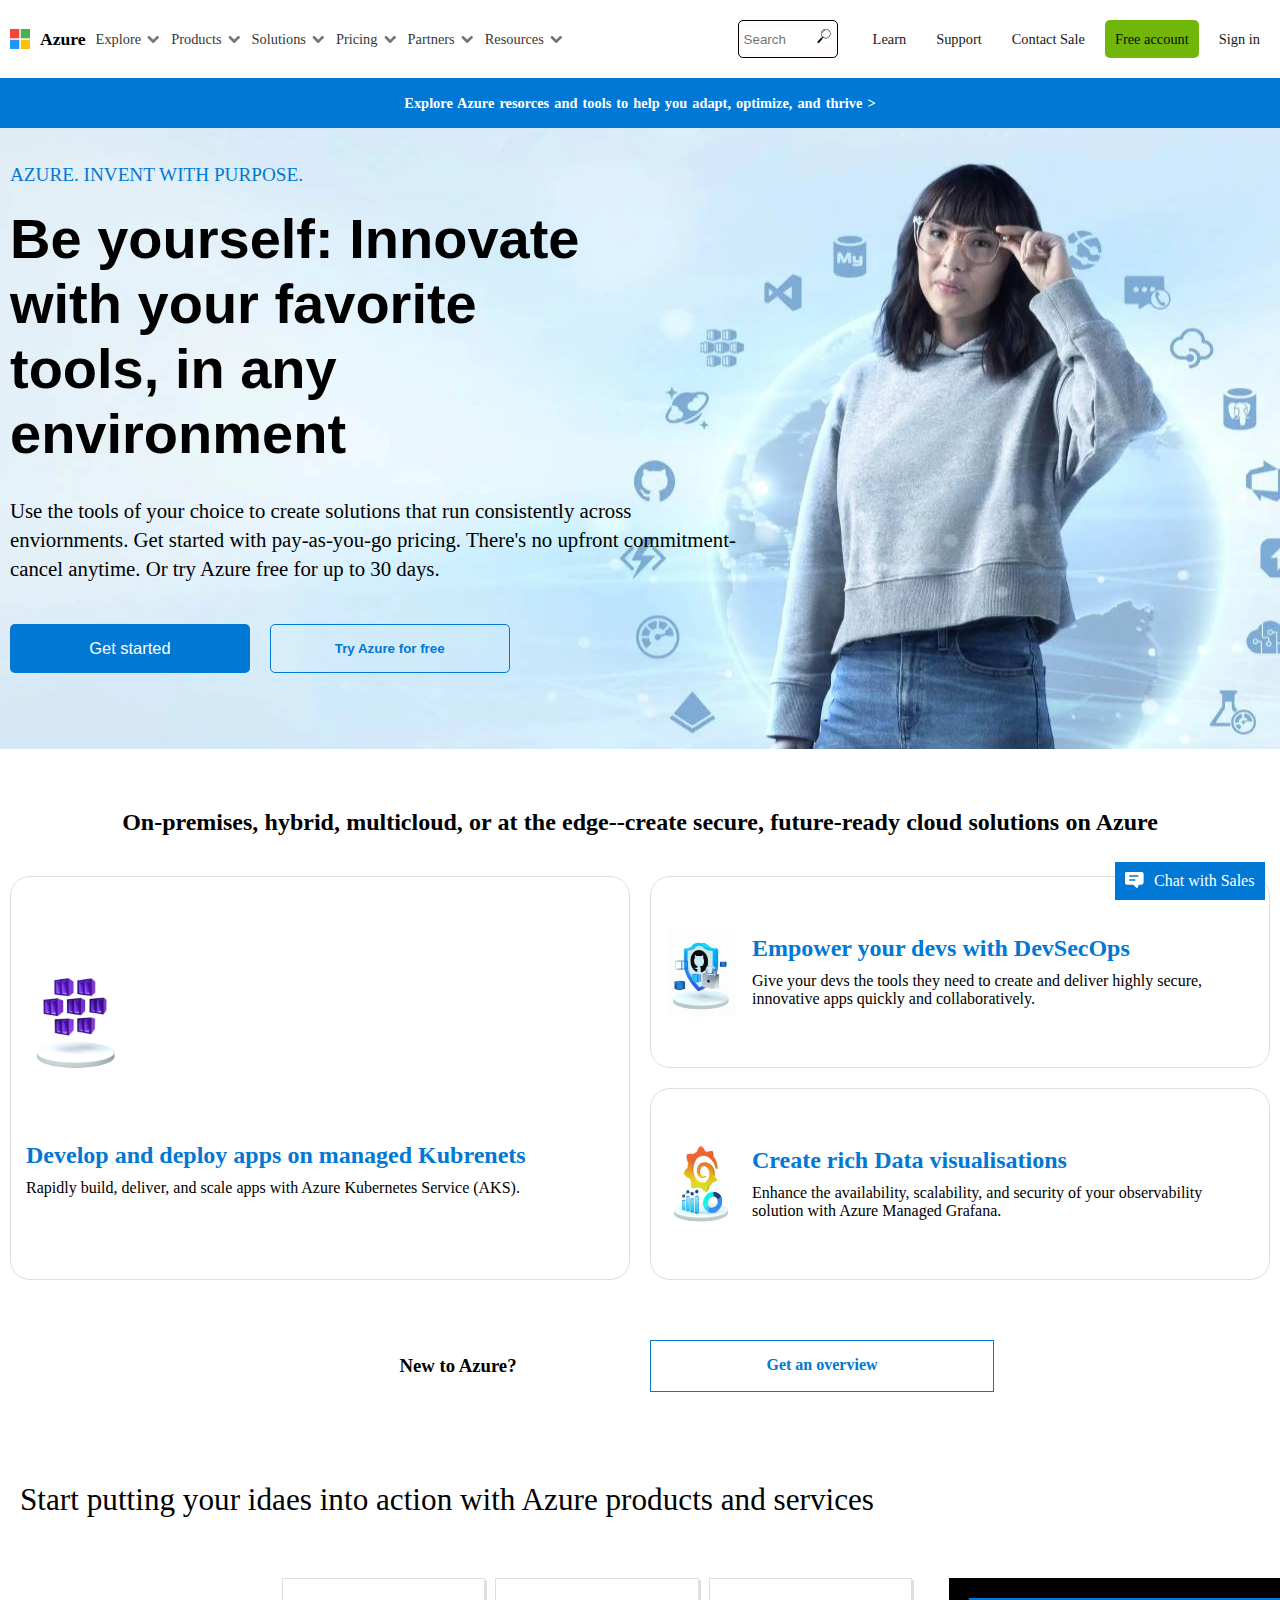
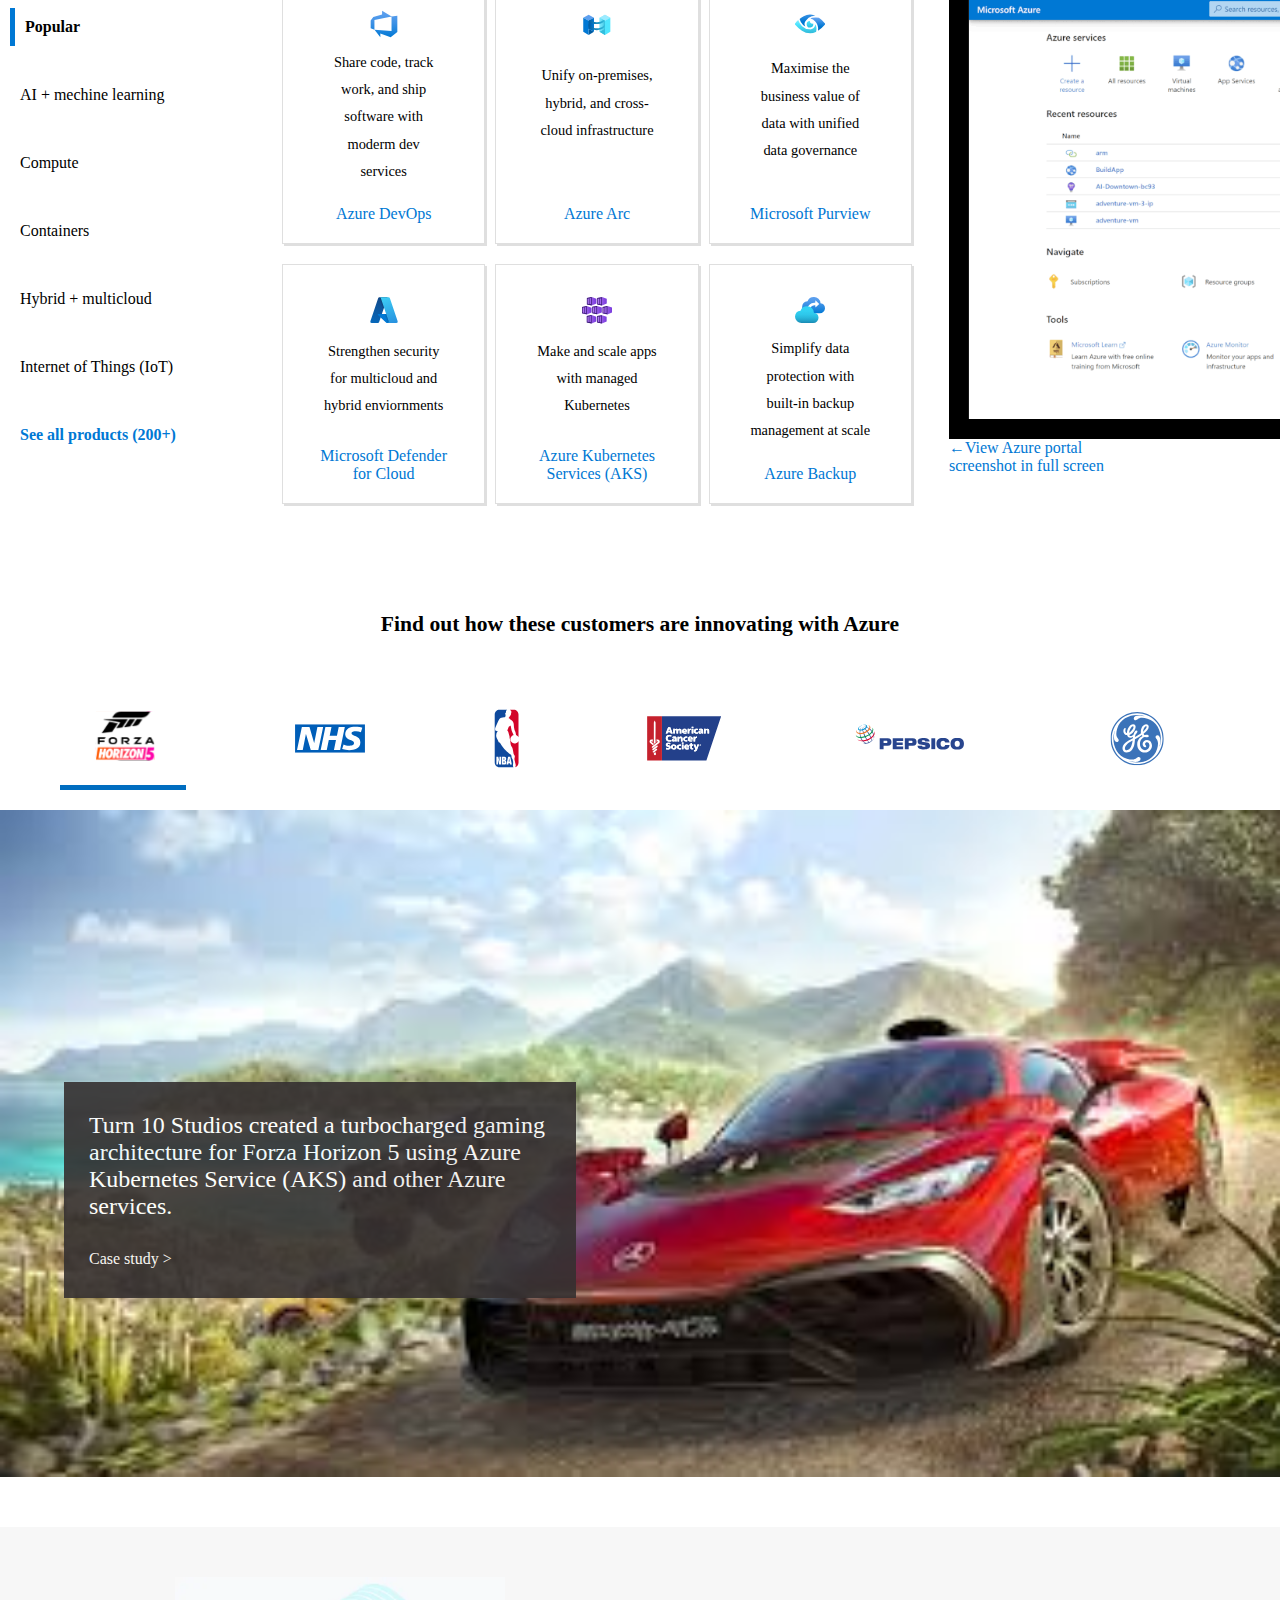
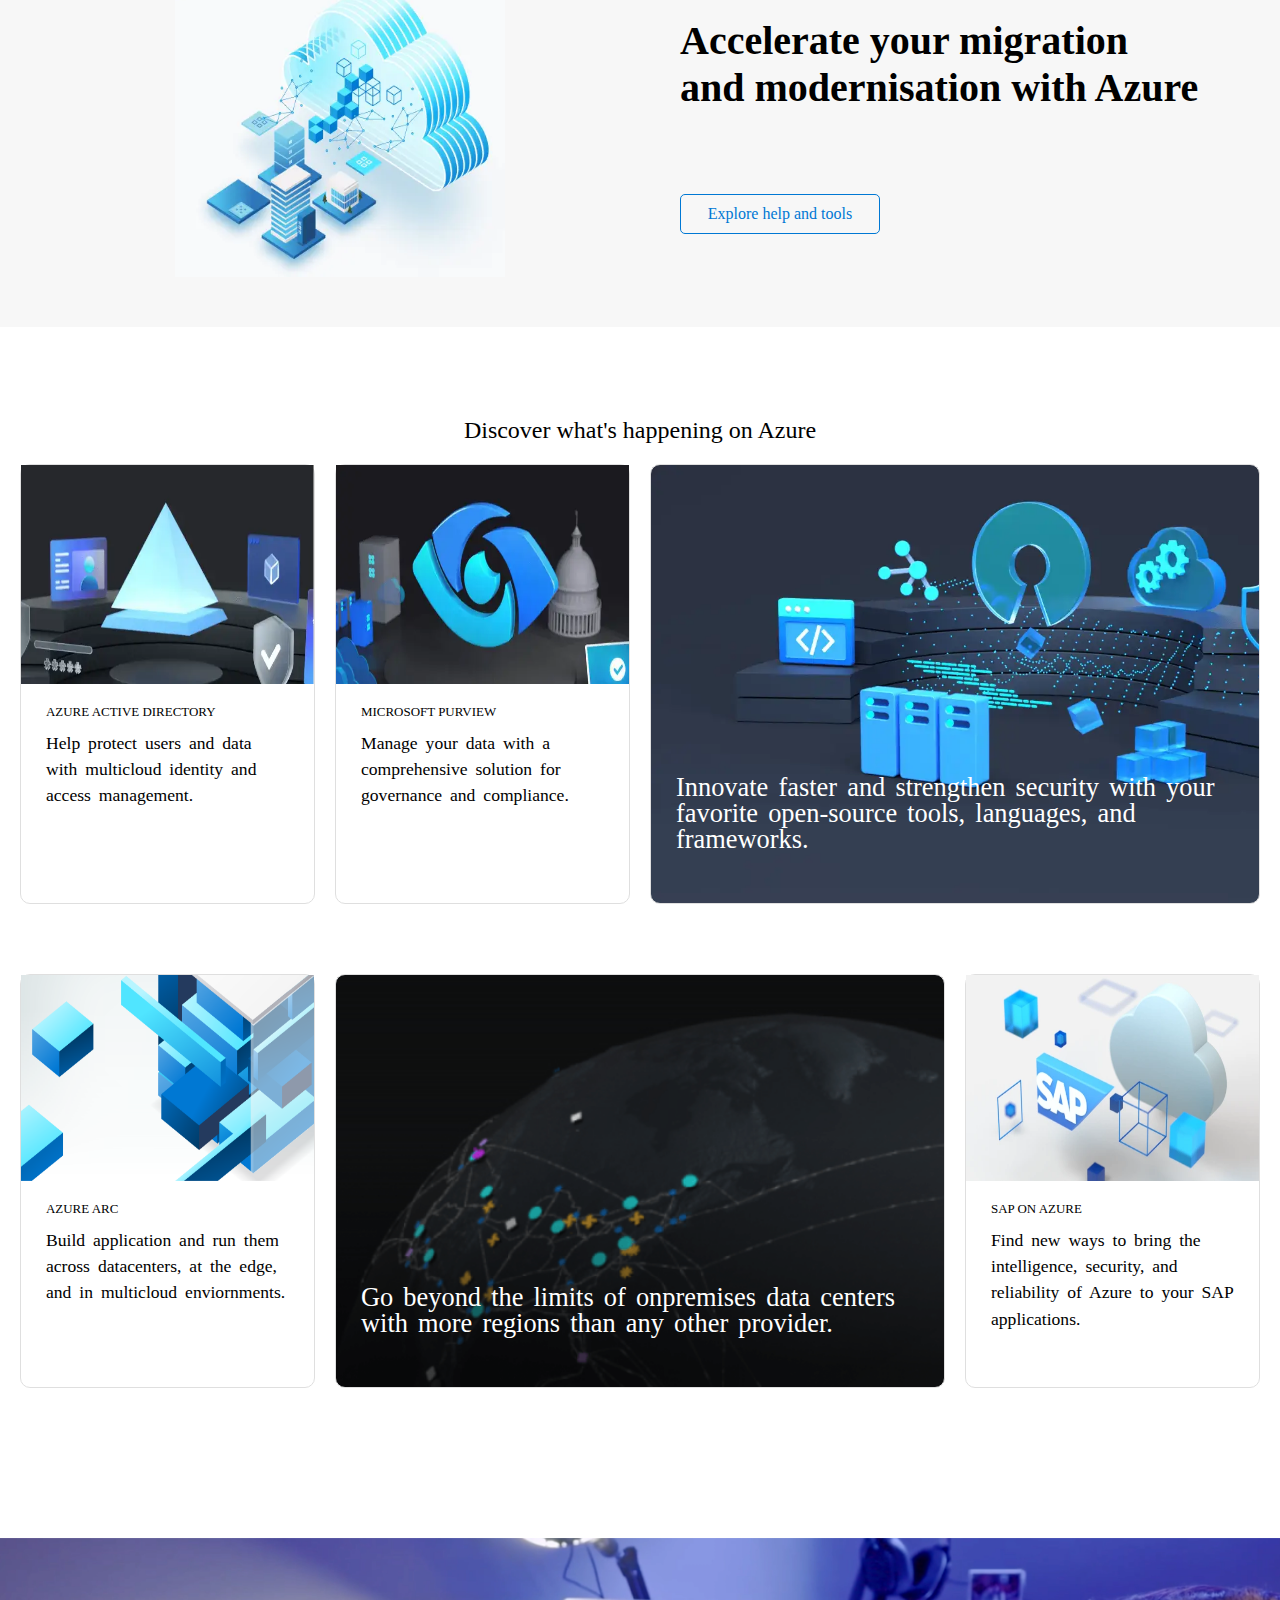
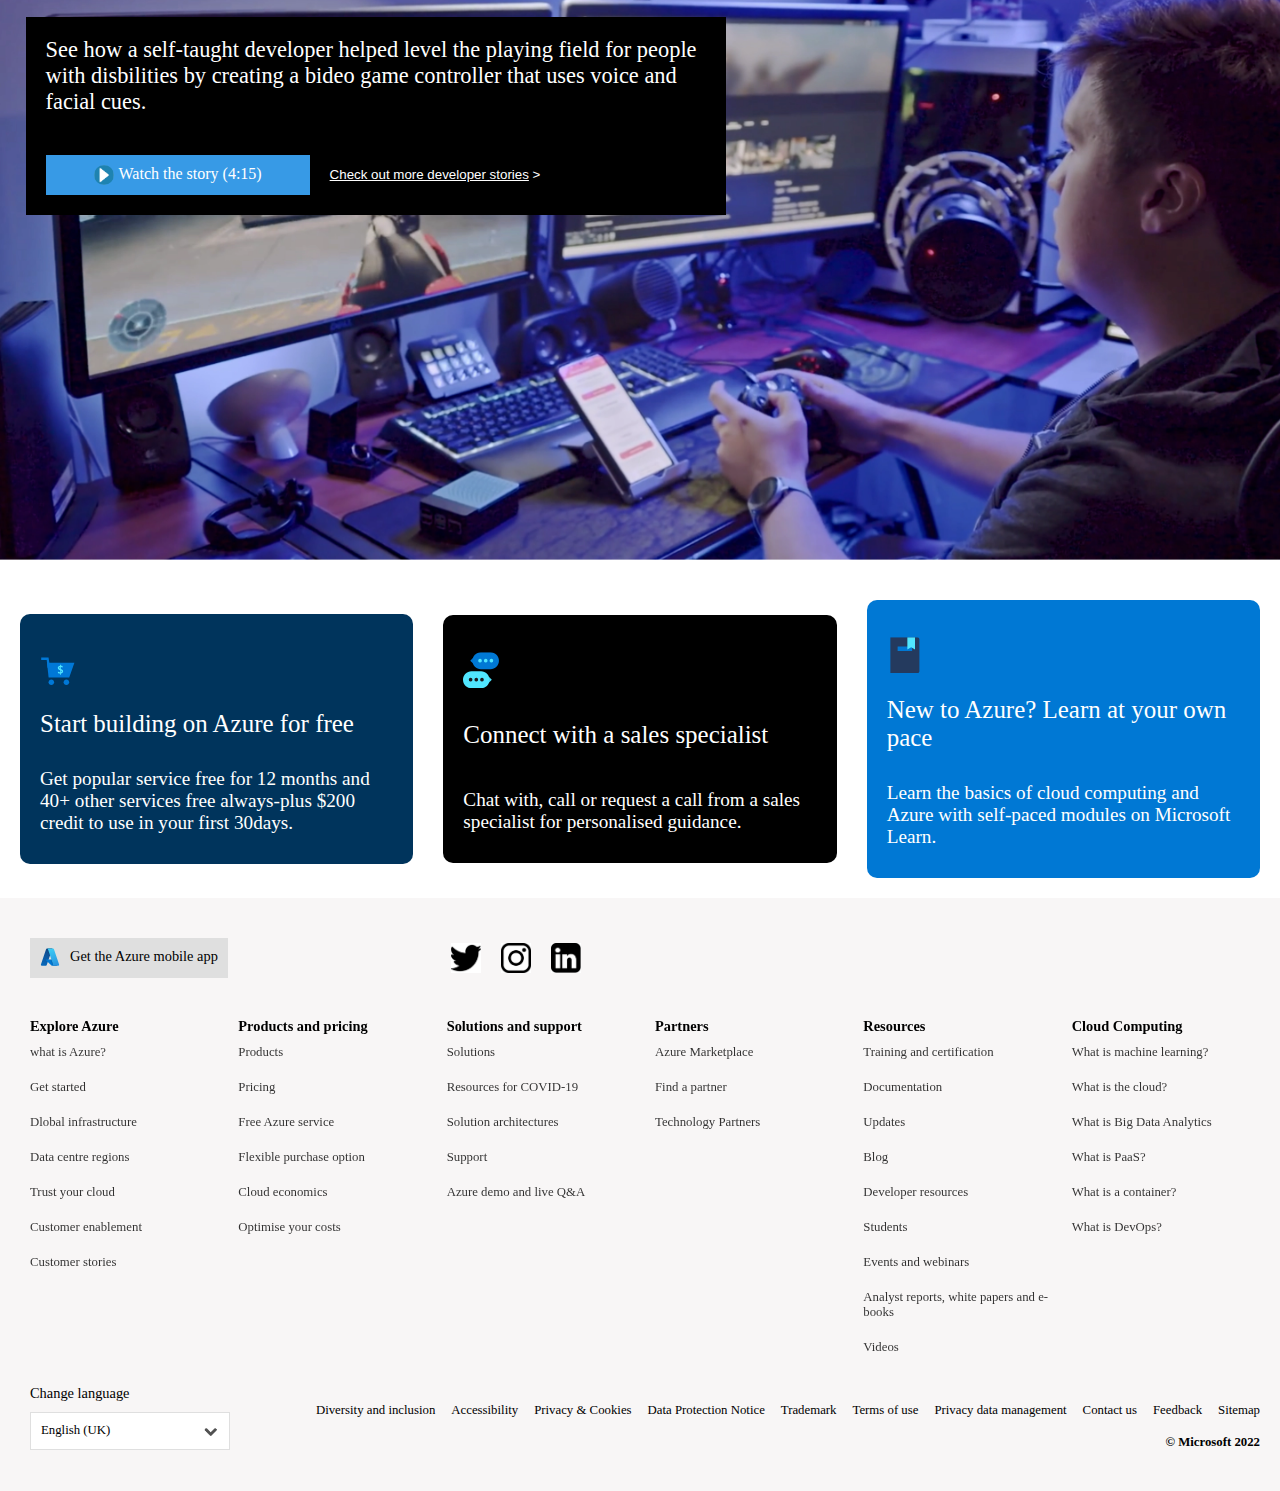
<file: index.html>
<html lang="en">

<head>
    <meta charset="UTF-8">
    <meta http-equiv="X-UA-Compatible" content="IE=edge">
    <meta name="viewport" content="width=device-width, initial-scale=1.0">
    <title>Cloud Computing Services</title>
    <link rel="icon" href="assets/microsoft_logo.png" type="image/x-icon">
    <link rel="stylesheet" href="style.css">
</head>

<body>
    <header class="top-bar-wrapper">
        <section class="one-of-three">
            <button class="menu-btn-wrapper btn">
                <span class="menu-img-wrapper"><img src="assets/menu logo.png" alt="" srcset=""></span>
                <!-- <span class="menu-close-img-wrapper"><img src="assets/close-btn-img-mobile-menu.png" alt="" srcset=""></span> -->
            </button>
            <a href="#" class="Azure">Azure</a>
        </section>
        <section class="two-of-three">
            <a href="#"><img src="assets/microsoft_logo.png"></a>
        </section>
        <section class="three-of-three">
            <button class="search-img-336px btn">
                <img src="assets/search-icon.jpg">
            </button>
            <div class="sign-in-wrapper">
                <a href="#">Sign in</a>
            </div>
        </section>
    </header>
    <header class="top-bar-wrapper-770px">
        <nav class="top-bar-770px-nav-wrapper">
            <div class="azure-log-wrapper-770px">
                <div class="microsoft-logo-wrapper-770px">
                    <img src="assets/microsoft_logo.png" alt="">
                </div>
                <div class="azure-wrapper-770px">
                    <span>Azure</span>
                </div>
            </div>
            <ul class="top-bar-nav-wrapper-770px">
                <li class="top-bar-list-item-770px"><span>Explore</span><img src="assets/upword-arrow-img.png" alt="">
                </li>
                <li class="top-bar-list-item-770px"><span>Products</span><img src="assets/upword-arrow-img.png" alt="">
                </li>
                <li class="top-bar-list-item-770px"><span>Solutions</span><img src="assets/upword-arrow-img.png" alt="">
                </li>
                <li class="top-bar-list-item-770px"><span>Pricing</span><img src="assets/upword-arrow-img.png" alt="">
                </li>
                <li class="top-bar-list-item-770px"><span>Partners</span><img src="assets/upword-arrow-img.png" alt="">
                </li>
                <li class="top-bar-list-item-770px"><span>Resources</span><img src="assets/upword-arrow-img.png" alt="">
                </li>
            </ul>
        </nav>
        <button class="top-bar-770px-search-button-wrapper btn"><img src="assets/search-icon.jpg" alt=""></button>
        <nav class="signin-nav-wrapper-770px">
            <!-- <button class="top-bar-770px-search-button-wrapper btn"><img src="assets/search-icon.jpg" alt=""></button> -->
            <button class="btn">...</button>
            <div class="signin-wrapper-770px">
                <span>signin</span>
            </div>
        </nav>

    </header>

    <!-- 1080px header -->

    <header class="top-bar-wrapper-1080px">
        <nav class="top-bar-1080px-nav-wrapper">
            <div class="azure-log-wrapper-1080px">
                <div class="microsoft-logo-wrapper-1080px">
                    <img src="assets/microsoft_logo.png" alt="">
                </div>
                <div class="azure-wrapper-1080px">
                    <span>Azure</span>
                </div>
            </div>
            <ul class="top-bar-nav-wrapper-1080px">
                <li class="top-bar-list-item-1080px"><span>Explore</span><img src="assets/upword-arrow-img.png" alt="">
                </li>
                <li class="top-bar-list-item-1080px"><span>Products</span><img src="assets/upword-arrow-img.png" alt="">
                </li>
                <li class="top-bar-list-item-1080px"><span>Solutions</span><img src="assets/upword-arrow-img.png"
                        alt=""></li>
                <li class="top-bar-list-item-1080px"><span>Pricing</span><img src="assets/upword-arrow-img.png" alt="">
                </li>
                <li class="top-bar-list-item-1080px"><span>Partners</span><img src="assets/upword-arrow-img.png" alt="">
                </li>
                <li class="top-bar-list-item-1080px"><span>Resources</span><img src="assets/upword-arrow-img.png"
                        alt=""></li>
            </ul>
        </nav>
        <!-- <button class="top-bar-1080px-search-button-wrapper btn"><img src="assets/search-icon.jpg" alt=""></button> -->
        <div class="top-bar-1080px-search-bar-wrapper">
            <input type="text" placeholder="Search">
            <img src="assets/search-icon.jpg" alt="">
        </div>
        <nav class="signin-nav-wrapper-1080px">
            <ul class="nav-wrapper-1080px">
                <li><a href="">Learn</a></li>
                <li><a href="">Support</a></li>
                <li><a href="">Contact Sale</a></li>
                <li class="free-account"><a href="">Free account</a></li>
                <li><a href="">Sign in</a></li>
            </ul>
        </nav>

    </header>
    <div class="banner-wrapper">
        <div class="link-wrapper">
            <a href="#">Explore Azure resorces and tools to help you adapt, optimize, and thrive</a>
            <span>></span>
        </div>
    </div>
    <div class="banner-2-wrapper">
        <div class="intro-wrapper">
            <div class="web-name-wrapper">
                <span>AZURE. INVENT WITH PURPOSE.</span>
            </div>
            <div class="intro-heading-wrapper">
                <h2>Be yourself: Innovate with your favorite tools, in any environment</h2>
            </div>
            <div class="intro-content-wrapper">
                <p>Use the tools of your choice to create solutions that run consistently
                    across enviornments. Get started with pay-as-you-go pricing. There's no
                    upfront commitment-cancel anytime. Or try Azure free for up to 30 days.
                </p>
            </div>
            <div class="intro-btn-wrapper">
                <button class="get-started btn">
                    <span>Get started</span>
                </button>
                <button class="try-free-btn btn">
                    <span>Try Azure for free</span>
                </button>
            </div>
        </div>
        <!-- <div class="banner-img-wrapper">
            <img src="assets/banner-img-961px.jpg" alt="banner image">
        </div> -->
    </div>
    <!-- second sectiion -->
    <section class="second-section-features">
        <div class="heading-of-feature-section">
            <h2>On-premises, hybrid, multicloud, or at the edge--create secure, future-ready cloud solutions on Azure
            </h2>
        </div>
        <div class="feature-section">
            <div class="accelerate-growth-wrapper">
                <div class="accelerate-growth-img-wrapper">
                    <img src="assets/sec-2-1-img.webp" alt="">
                </div>
                <div class="accelerate-growth-link-wrapper">
                    <h2><a href="#">Develop and deploy apps on managed Kubrenets</a></h2>
                    <div class="accelerate-growth-intro-wrapper">
                        <p>Rapidly build, deliver, and scale apps with Azure Kubernetes Service (AKS).</p>
                    </div>
                </div>

            </div>
            <div class="empower-section">
                <div class="empower-img-wrapper">
                    <img src="assets/empower-section-img.webp" alt="">
                </div>
                <div class="empower-link-wrapper">
                    <h2><a href="#">Empower your devs with DevSecOps</a></h2>
                    <div class="empower-intro-wrapper">
                        <p>Give your devs the tools they need to create and deliver highly secure, innovative apps
                            quickly and collaboratively.</p>
                    </div>
                </div>

            </div>
            <div class="get-expert-help-section">
                <div class="get-expert-help-img-wrapper">
                    <img src="assets/sec-2-3.webp" alt="">
                </div>
                <div class="get-expert-help-section-link-wrapper">
                    <h2><a href="#">Create rich Data visualisations</a></h2>
                    <div class="get-expert-help-section-intro-wrapper">
                        <p>Enhance the availability, scalability, and security of your observability solution with Azure
                            Managed Grafana.
                        <p>
                    </div>
                </div>

            </div>
        </div>
        <div class="overview-section-wrapper">

            <div class="new-to-azure">
                <h3>New to Azure?</h3>
            </div>
            <div class="get-overview-wrapper">
                <span>Get an overview</span>
            </div>

        </div>
    </section>
    <!-- third section -->
    <section class="ideas-into-action-section">
        <div class="ideas-into-action-heading-wrapper">
            <h2>Start putting your idaes into action with Azure products and services</h2>
        </div>
        <div class="prodcts-and-services-wrapper">
            <div class="services-catogories">
                <button class="catogory-wrapper btn">
                    <span>Popular</span>
                </button>
                <button class="upward-img-wrapper open btn">
                    <img src="assets/upword-arrow-img.png" alt="">
                </button>
            </div>
            <div class="service-items">
                <div class="service-item-wrapper">
                    <!-- card 1 -->
                    <div class="card card-1">
                        <div class="card-part-1">
                            <img src="assets/img-for-service-section/Popular/share-code-content-img.svg" alt="">
                            <p>Share code, track work, and ship software with moderm dev services</p>
                        </div>
                        <div class="card-part-2">
                            <span>Azure DevOps</span>
                        </div>
                    </div>
                    <!-- card 2 -->
                    <div class="card card-2">
                        <div class="card-part-1">
                            <img src="assets/img-for-service-section/Popular/hybrid-cross-cloud-img.svg" alt="">
                            <p>Unify on-premises, hybrid, and cross-cloud infrastructure</p>
                        </div>
                        <div class="card-part-2">
                            <span>Azure Arc</span>
                        </div>
                    </div>
                    <!-- card-3 -->
                    <div class="card card-3">
                        <div class="card-part-1">
                            <img src="assets/img-for-service-section/Popular/maximise-buiness-img.svg" alt="">
                            <p>Maximise the business value of data with unified data governance</p>
                        </div>
                        <div class="card-part-2">
                            <span>Microsoft Purview</span>
                        </div>
                    </div>
                    <!-- card-4 -->
                    <div class="card card-4">
                        <div class="card-part-1">
                            <img src="assets/img-for-service-section/Popular/strengthen-securitty-content-img.svg"
                                alt="">
                            <p>Strengthen security for multicloud and hybrid enviornments</p>
                        </div>
                        <div class="card-part-2">
                            <span>Microsoft Defender for Cloud</span>
                        </div>
                    </div>
                    <!-- card-5 -->
                    <div class="card card-5">
                        <div class="card-part-1">
                            <img src="assets/img-for-service-section/Popular/scale-app-content-img.svg" alt="">
                            <p>Make and scale apps with managed Kubernetes</p>
                        </div>
                        <div class="card-part-2">
                            <span>Azure Kubernetes Services (AKS)</span>
                        </div>
                    </div>
                    <!-- card-6 -->
                    <div class="card card-6">
                        <div class="card-part-1">
                            <img src="assets/img-for-service-section/Popular/simplify-data-content-img.svg" alt="">
                            <p>Simplify data protection with built-in backup management at scale</p>
                        </div>
                        <div class="card-part-2">
                            <span>Azure Backup</span>
                        </div>
                    </div>
                </div>
            </div>

            <!-- popular part over -->
            <div class="services-catogories">
                <button class="catogory-wrapper btn">
                    <span>AI + machine learning</span>
                </button>
                <button class="upward-img-wrapper btn">
                    <img src="assets/upword-arrow-img.png" alt="">
                </button>
            </div>

            <!-- AI part over -->

            <div class="services-catogories">
                <button class="catogory-wrapper btn">
                    <span>Compute</span>
                </button>
                <button class="upward-img-wrapper btn">
                    <img src="assets/upword-arrow-img.png" alt="">
                </button>
            </div>

            <!-- compute part over -->

            <div class="services-catogories">
                <button class="catogory-wrapper btn">
                    <span>Containers</span>
                </button>
                <button class="upward-img-wrapper btn">
                    <img src="assets/upword-arrow-img.png" alt="">
                </button>
            </div>

            <!-- containers part over -->

            <div class="services-catogories">
                <button class="catogory-wrapper btn">
                    <span>Hybrid + multicloud</span>
                </button>
                <button class="upward-img-wrapper btn">
                    <img src="assets/upword-arrow-img.png" alt="">
                </button>
            </div>

            <!-- hybrid part over -->

            <div class="services-catogories">
                <button class="catogory-wrapper btn">
                    <span>Internet of things (IoT)</span>
                </button>
                <button class="upward-img-wrapper btn">
                    <img src="assets/upword-arrow-img.png" alt="">
                </button>
            </div>
        </div>
        <div class="all-products-link-wrapper">
            <a href="#">See all products (200+) ></a>
        </div>
        <div class="model-img-mobile-view-wrapper">
            <img src="assets/featured-product-part-img.png" alt="">
        </div>
    </section>
    <!-- third section 770px -->

    <section class="ideas-into-action-770px-section">
        <div class="ideas-into-action-heading-wrapper-770px">
            <h2>Start putting your idaes into action with Azure products and services</h2>
        </div>
        <div class="products-and-services-wrapper-770px">
            <div class="services-catagory-wrapper-770px">
                <ul class="services-catagory-list-770px">
                    <li class="service-item-770px popular-770px"><span>Popular</span></li>
                    <li class="service-item-770px"><span>AI + mechine learning</span></li>
                    <li class="service-item-770px"><span>Compute</span></li>
                    <li class="service-item-770px"><span>Containers</span></li>
                    <li class="service-item-770px"><span>Hybrid + multicloud</span></li>
                    <li class="service-item-770px"><span>Internet of Things (IoT)</span></li>
                </ul>
                <a href="" class="see-all-prd-770px"><span>See all products (200+)</span></a>
            </div>
            <!-- section div -->
            <div class="service-items-770px">
                <div class="service-item-wrapper-770px">
                    <!-- card 1 -->
                    <div class="card-770px card-1">
                        <div class="card-770px-part-1">
                            <img src="assets/img-for-service-section/Popular/share-code-content-img.svg" alt="">
                            <p>Share code, track work, and ship software with moderm dev services</p>
                        </div>
                        <div class="card-770px-part-2">
                            <span>Azure DevOps</span>
                        </div>
                    </div>
                    <!-- card 2 -->
                    <div class="card-770px card-2">
                        <div class="card-770px-part-1">
                            <img src="assets/img-for-service-section/Popular/hybrid-cross-cloud-img.svg" alt="">
                            <p>Unify on-premises, hybrid, and cross-cloud infrastructure</p>
                        </div>
                        <div class="card-770px-part-2">
                            <span>Azure Arc</span>
                        </div>
                    </div>
                    <!-- card-3 -->
                    <div class="card-770px card-3">
                        <div class="card-770px-part-1">
                            <img src="assets/img-for-service-section/Popular/maximise-buiness-img.svg" alt="">
                            <p>Maximise the business value of data with unified data governance</p>
                        </div>
                        <div class="card-770px-part-2">
                            <span>Microsoft Purview</span>
                        </div>
                    </div>
                    <!-- card-4 -->
                    <div class="card-770px card-4">
                        <div class="card-770px-part-1">
                            <img src="assets/img-for-service-section/Popular/strengthen-securitty-content-img.svg"
                                alt="">
                            <p>Strengthen security for multicloud and hybrid enviornments</p>
                        </div>
                        <div class="card-770px-part-2">
                            <span>Microsoft Defender for Cloud</span>
                        </div>
                    </div>
                    <!-- card-5 -->
                    <div class="card-770px card-5">
                        <div class="card-770px-part-1">
                            <img src="assets/img-for-service-section/Popular/scale-app-content-img.svg" alt="">
                            <p>Make and scale apps with managed Kubernetes</p>
                        </div>
                        <div class="card-770px-part-2">
                            <span>Azure Kubernetes Services (AKS)</span>
                        </div>
                    </div>
                    <!-- card-6 -->
                    <div class="card-770px card-6">
                        <div class="card-770px-part-1">
                            <img src="assets/img-for-service-section/Popular/simplify-data-content-img.svg" alt="">
                            <p>Simplify data protection with built-in backup management at scale</p>
                        </div>
                        <div class="card-770px-part-2">
                            <span>Azure Backup</span>
                        </div>
                    </div>
                </div>

            </div>
            <!-- section div 970px-->
            <div class="service-img-wrapper-970px">
                <div class="img-wrapper-1-970px">
                    <img src="assets/featured-product-part-img.png" alt="">
                </div>
                <div class="view-azure-portal-wrapper-970px">
                    <a href=""><span>←</span>View Azure portal screenshot in full screen</a>
                </div>
            </div>
        </div>
        <div class="view-azure-portal-wrapper">
            <a href=""><span>←</span>View Azure portal screenshot in full screen</a>
        </div>


    </section>

    <!-- fouth section customer section-->
    <section class="customers-section">
        <div class="customers-sec-heading-wrapper">
            <h2>Find out how these customers are innovating with Azure</h2>
        </div>
        <div class="customer-card-wrapper">
            <input type="radio" name="r" id="r1" checked>
            <input type="radio" name="r" id="r2">
            <input type="radio" name="r" id="r3">
            <input type="radio" name="r" id="r4">
            <input type="radio" name="r" id="r5">
            <input type="radio" name="r" id="r6">
            <div class="customer-cards ">
                <!-- card-1 -->
                <div class="customer-card">
                    <img class="customer-logo" src="assets/customers-section/forza5-logo.svg" alt="">
                    <div class="customer-log-wrapper-961px">
                        <img class="customer-logo-961px-1" src="assets/customers-section/forza5-logo.svg" alt="">
                        <img class="customer-logo-961px" src="assets/customers-section/nhs-logo.svg" alt="">
                        <img class="customer-logo-961px" src="assets/customers-section/nba-logo.svg" alt="">
                        <img class="customer-logo-961px" src="assets/customers-section/acs-logo.svg" alt="">
                        <img class="customer-logo-961px" src="assets/customers-section/pepsico-logo.svg" alt="">
                        <img class="customer-logo-961px" src="assets/customers-section/ge-logo.svg" alt="">
                    </div>
                    <div class="forza-img-wrapper">
                        <div class="minwidth300px-cus-sec">
                            <img src="assets/customers-section/forza5-mobile.jpg" alt="">
                        </div>
                        <div class="minwidth571px-cus-sec">
                            <img src="assets/customers-section/forza5-img.jpeg" alt="1">
                        </div>
                    </div>
                    <div class="customer-card-description">
                        <div class="customer-description-wrapper">
                            <p>Turn 10 Studios created a turbocharged gaming architecture for Forza Horizon 5 using
                                Azure Kubernetes Service (AKS) and other Azure services.</p>
                        </div>
                        <div class="case-study-wrapper">
                            <span>Case study</span>
                        </div>
                    </div>
                </div>
                <!-- card-2 -->
                <!-- <div class="customer-card">
                    <img class="customer-logo" src="assets/customers-section/nhs-logo.svg" alt="">
                    <div class="forza-img-wrapper">
                        <!-- <picture>
                            <source src="assets/customers-section/forza5-mobile.webp" media="(max-width: 480px)">
                        </picture> -->
                <!-- <img src="assets/customers-section/nhs-mobile.webp" alt="">
                    </div>
                    <div class="customer-card-description">
                        <div class="customer-description-wrapper">
                            <p>Northumbria Healthcare NHS Foundation Trust is helping patients understand surgical risks with personalised profiles created with Azure Machine Learning and the Responsible AI Dashboard.</p>
                        </div>
                        <div class="case-study-wrapper">
                            <span>Case study</span>
                        </div>
                    </div>
                </div> -->
                <!-- card-3 -->
                <!-- <div class="customer-card">
                    <img class="customer-logo" src="assets/customers-section/nba-logo.svg" alt="">
                    <div class="forza-img-wrapper"> -->
                <!-- <picture>
                            <source src="assets/customers-section/forza5-mobile.webp" media="(max-width: 480px)">
                        </picture> -->
                <!-- <img src="assets/customers-section/nba-mobile.webp" alt="">
                    </div>
                    <div class="customer-card-description">
                        <div class="customer-description-wrapper">
                            <p>To expand the possibilities for innovative fan experiences and streamline day-to-day operations, the NBA migrated its SAP solutions and other IT resources to Azure.</p>
                        </div>
                        <div class="case-study-wrapper">
                            <span>Case study</span>
                        </div>
                    </div>
                </div> -->
                <!-- card-4 -->
                <!-- <div class="customer-card">
                    <img class="customer-logo" src="assets/customers-section/acs-logo.svg" alt="">
                    <div class="forza-img-wrapper"> -->
                <!-- <picture>
                            <source src="assets/customers-section/forza5-mobile.webp" media="(max-width: 480px)">
                        </picture> -->
                <!-- <img src="assets/customers-section/acs-mobile.webp" alt="">
                    </div>
                    <div class="customer-card-description">
                        <div class="customer-description-wrapper">
                            <p>American Cancer Society kept resources flowing to patients and researchers during the global pandemic by transitioning their infrastructure to Azure.</p>
                        </div>
                        <div class="case-study-wrapper">
                            <span>Case study</span>
                        </div>
                    </div>
                </div> -->
                <!-- card-5 -->
                <!-- <div class="customer-card">
                    <img class="customer-logo" src="assets/customers-section/pepsico-logo.svg" alt="">
                    <div class="forza-img-wrapper"> -->
                <!-- <picture>
                            <source src="assets/customers-section/forza5-mobile.webp" media="(max-width: 480px)">
                        </picture> -->
                <!-- <img src="assets/customers-section/pepsico-mobile.webp" alt="">
                    </div>
                    <div class="customer-card-description">
                        <div class="customer-description-wrapper">
                            <p>PepsiCo uses Azure Machine Learning to identify consumer shopping trends and provide actionable, store-level insights.</p>
                        </div>
                        <div class="case-study-wrapper">
                            <span>Case study</span>
                        </div>
                    </div>
                </div> -->
                <!-- card-6 -->
                <!-- <div class="customer-card">
                    <img class="customer-logo" src="assets/customers-section/ge-logo.svg" alt="">
                    <div class="forza-img-wrapper"> -->
                <!-- <picture>
                            <source src="assets/customers-section/forza5-mobile.webp" media="(max-width: 480px)">
                        </picture> -->
                <!-- <img src="assets/customers-section/ge-mobile.webp" alt="">
                    </div>
                    <div class="customer-card-description">
                        <div class="customer-description-wrapper">
                            <p>GE Digital pilots make the skies safer with data and analytics through its FlightPulse app-build using the open-source .NET platform.</p>
                        </div>
                        <div class="case-study-wrapper">
                            <span>Case study</span>
                        </div>
                    </div>
                </div> -->
                <!-- card-ends -->
            </div>
            <div class="navigation-wrapper">
                <label for="r1" class="circle"></label>
                <label for="r2" class="circle"></label>
                <label for="r3" class="circle"></label>
                <label for="r4" class="circle"></label>
                <label for="r5" class="circle"></label>
                <label for="r6" class="circle"></label>
            </div>
        </div>

    </section>
    <!-- fifth section -->
    <section class="accelerate-migration-section">
        <div class="accelerate-section-img-wrapper">
            <img src="assets/accelerate-migration-section-img.webp" alt="">
        </div>
        <div class="accelerate-migration-heading-wrapper">
            <h2>Accelerate your migration and modernisation with Azure</h2>
        </div>
        <div class="accelerate-migration-button-wrapper">
            <span>Explore help and tools</span>
        </div>
    </section>
    <!-- sixth section (Discover what's happening on Azure) -->
    <section class="discover-whats-happpening-on-azure">
        <div class="whats-happening-on-azure-heading-wrapper">
            <h2>Discover what's happening on Azure</h2>
        </div>

        <div class="whats-happening-on-azure-contents-wrapper">
            <!-- first content -->
            <div class="whats-happening-on-azure-content-wrapper">
                <img src="assets/whats-happening-section/active-directory.webp" alt="">
                <div class="whats-happening-on-azure-content-sub-heading-wrapper">
                    <span>AZURE ACTIVE DIRECTORY</span>
                </div>
                <div class="content-p-wrapper">
                    <p>Help protect users and data with multicloud identity and access management.</p>
                </div>
            </div>

            <!-- second content -->

            <div class="whats-happening-on-azure-content-wrapper">
                <img src="assets/whats-happening-section/purview.webp" alt="">
                <div class="whats-happening-on-azure-content-sub-heading-wrapper">
                    <span>MICROSOFT PURVIEW</span>
                </div>
                <div class="content-p-wrapper">
                    <p>Manage your data with a comprehensive solution for governance and compliance.</p>
                </div>
            </div>

            <!-- third content -->

            <div class="whats-happening-on-azure-content-wrapper whats-happening-on-azure-content-wrapper-b">
                <img src="assets/whats-happening-section/open-source.webp" alt="">
                <div class="whats-happening-on-azure-content-sub-heading-wrapper">
                    <span>OPEN SOURCE ON AZURE</span>
                </div>
                <div class="content-p-wrapper">
                    <p>Innovate faster and strengthen security with your favorite open-source tools, languages, and
                        frameworks.</p>
                </div>
            </div>

            <!-- fourth content -->

            <div class="whats-happening-on-azure-content-wrapper">
                <img src="assets/whats-happening-section/azure-arc-596w.webp" alt="">
                <div class="whats-happening-on-azure-content-sub-heading-wrapper">
                    <span>AZURE ARC</span>
                </div>
                <div class="content-p-wrapper">
                    <p>Build application and run them across datacenters, at the edge, and in multicloud enviornments.
                    </p>
                </div>
            </div>

            <!-- fifth content -->

            <div class="whats-happening-on-azure-content-wrapper whats-happening-on-azure-content-wrapper-b2">
                <img src="assets/whats-happening-section/azure-global-infra.png" alt="">
                <div class="whats-happening-on-azure-content-sub-heading-wrapper">
                    <span>AZURE GLOBAL INFRASTRUCTURE</span>
                </div>
                <div class="content-p-wrapper">
                    <p>Go beyond the limits of onpremises data centers with more regions than any other provider.</p>
                </div>
            </div>

            <!-- sixth content -->

            <div class="whats-happening-on-azure-content-wrapper">
                <img src="assets/whats-happening-section/sap.webp" alt="">
                <div class="whats-happening-on-azure-content-sub-heading-wrapper">
                    <span>SAP ON AZURE</span>
                </div>
                <div class="content-p-wrapper">
                    <p>Find new ways to bring the intelligence, security, and reliability of Azure to your SAP
                        applications.</p>
                </div>
            </div>

        </div>


    </section>

    <!-- seventh section , (developer stories section) -->

    <section class="developer-stories-section">
        <div class="developer-stories-img-wrapper">
            <img src="assets/dev-story-section/dev-story-img.webp" alt="">
        </div>
        <div class="developer-stories-img-wrapper-961px">
            <img src="assets/dev-story-section/dev-story-961px.webp" alt="">
        </div>
        <div class="developer-stories-p-wrapper">
            <p>See how a self-taught developer helped level the playing field for people with disbilities by creating a
                bideo game controller that uses voice and facial cues.</p>
        </div>
        <button class="checkout-button-wrapper btn">
            <span>Check out more developer stories</span>
        </button>

        <div class="dev-stories-961px-wrapper">

            <div class="developer-stories-p-wrapper-961px">
                <p>See how a self-taught developer helped level the playing field for people with disbilities by
                    creating a bideo game controller that uses voice and facial cues.</p>
            </div>
            <div class="watch-video-wrapper-961px">
                <img src="assets/play-button-961px.png" alt="">
                <span>Watch the story (4:15)</span>
            </div>
            <button class="checkout-button-wrapper-961px btn">
                <span>Check out more developer stories</span><span class="he"> > </span>
            </button>

        </div>

    </section>

    <!-- 8th section  -->

    <section class="eight-section">
        <div class="sec-8-start-building-wrapper sec-8-sb">
            <div class="sec-8-sb-img-wrapper">
                <img src="assets/8th-section/start-building-img.svg" alt="">
            </div>
            <div class="sec-8-sb-link-wrapper">
                <a href="#">Start building on Azure for free</a>
            </div>
            <div class="sec-8-sb-p-wrapper">
                <p>Get popular service free for 12 months and 40+ other services free always-plus $200 credit to use in
                    your first 30days.</p>
            </div>
        </div>

        <div class="sec-8-connect-wrapper sec-8-c">
            <div class="sec-8-c-img-wrapper">
                <img src="assets/8th-section/connect-img.svg" alt="">
            </div>
            <div class="sec-8-c-link-wrapper">
                <a href="">Connect with a sales specialist</a>
            </div>
            <div class="sec-8-c-p-wrapper">
                <p>Chat with, call or request a call from a sales specialist for personalised guidance.</p>
            </div>
        </div>

        <div class="sec-8-new-to-A-wrapper sec-8nta">
            <div class="sec-8-nta-img-wrapper">
                <img src="assets/8th-section/new-to-azure.svg" alt="">
            </div>
            <div class="sec-8-nta-link-wrapper">
                <a href="">New to Azure? Learn at your own pace</a>
            </div>
            <div class="sec-8-nta-p-wrapper">
                <p>Learn the basics of cloud computing and Azure with self-paced modules on Microsoft Learn.</p>
            </div>
        </div>
    </section>

    <!-- chat with sales popup -->

    <div class="chat-with-sales-wrapper">
        <div class="img-wrapper">
            <img src="assets/chat.svg" alt="">
        </div>
        <div class="chat-span-wrapper">
            <span>Chat with Sales</span>
        </div>
    </div>

    <!-- footer section 350px -->

    <footer class="footer-345px">
        <div class="footer-345px-wrapper-1">
            <!-- footer mobile app part -->
            <div class="fs-mobile-app">
                <div class="fs-link-wrapper">
                    <a href="">
                        <img src="assets/footer-345px/azure-logo.svg" alt="">
                        <span>Get the Azure mobile app</span>
                    </a>
                </div>
                <div class="fs-community-section">
                    <a href=""><img src="assets/footer-345px/twitter-img.png" alt=""></a>
                    <a href=""><img src="assets/footer-345px/instagram-logo.png" alt=""></a>
                    <a href=""><img src="assets/footer-345px/link-logo.png" alt=""></a>
                </div>
            </div>

            <!-- footer second part -->
            <div class="footer-345px-p2">
                <!-- content 1 -->
                <div class="f-345px-p2-content-wrapper">
                    <span>Explore Azure</span>
                    <span class="ex-btn">+</span>
                </div>

                <!-- content 2 -->

                <div class="f-345px-p2-content-wrapper">
                    <span>Products and pricing</span>
                    <span class="ex-btn">+</span>
                </div>

                <!-- content 3 -->

                <div class="f-345px-p2-content-wrapper">
                    <span>Solutions and support</span>
                    <span class="ex-btn">+</span>
                </div>

                <!-- content 4 -->

                <div class="f-345px-p2-content-wrapper">
                    <span>Partners</span>
                    <span class="ex-btn">+</span>
                </div>

                <!-- content 5 -->

                <div class="f-345px-p2-content-wrapper">
                    <span>Resources</span>
                    <span class="ex-btn">+</span>
                </div>

                <!-- content 6 -->

                <div class="f-345px-p2-content-wrapper">
                    <span>Cloud Computing</span>
                    <span class="ex-btn">+</span>
                </div>

            </div>

            <!-- footer part-2 961px -->

            <div class="footer-961px-p2">
                <!-- content 1 -->
                <div class="f-961px-p2-content-wrapper">
                    <h3>Explore Azure</h3>
                    <ul class="f-961px-p2-list-wrapper">
                        <li class="f-961px-p2-list-item"> what is Azure?</li>
                        <li class="f-961px-p2-list-item">Get started</li>
                        <li class="f-961px-p2-list-item">Dlobal infrastructure</li>
                        <li class="f-961px-p2-list-item">Data centre regions</li>
                        <li class="f-961px-p2-list-item">Trust your cloud</li>
                        <li class="f-961px-p2-list-item">Customer enablement</li>
                        <li class="f-961px-p2-list-item">Customer stories</li>
                    </ul>
                </div>

                <!-- content 2 -->

                <div class="f-961px-p2-content-wrapper">
                    <h3>Products and pricing</h3>
                    <ul class="f-961px-p2-list-wrapper">
                        <li class="f-961px-p2-list-item"> Products</li>
                        <li class="f-961px-p2-list-item">Pricing</li>
                        <li class="f-961px-p2-list-item">Free Azure service</li>
                        <li class="f-961px-p2-list-item">Flexible purchase option</li>
                        <li class="f-961px-p2-list-item">Cloud economics</li>
                        <li class="f-961px-p2-list-item">Optimise your costs</li>
                    </ul>
                </div>

                <!-- content 3 -->

                <div class="f-961px-p2-content-wrapper">
                    <h3>Solutions and support</h3>
                    <ul class="f-961px-p2-list-wrapper">
                        <li class="f-961px-p2-list-item">Solutions</li>
                        <li class="f-961px-p2-list-item">Resources for COVID-19</li>
                        <li class="f-961px-p2-list-item">Solution architectures</li>
                        <li class="f-961px-p2-list-item">Support</li>
                        <li class="f-961px-p2-list-item">Azure demo and live Q&A</li>
                    </ul>
                </div>

                <!-- content 4 -->

                <div class="f-961px-p2-content-wrapper">
                    <h3>Partners</h3>
                    <ul class="f-961px-p2-list-wrapper">
                        <li class="f-961px-p2-list-item">Azure Marketplace</li>
                        <li class="f-961px-p2-list-item">Find a partner</li>
                        <li class="f-961px-p2-list-item">Technology Partners</li>
                    </ul>
                </div>

                <!-- content 5 -->

                <div class="f-961px-p2-content-wrapper">
                    <h3>Resources</h3>
                    <ul class="f-961px-p2-list-wrapper">
                        <li class="f-961px-p2-list-item">Training and certification</li>
                        <li class="f-961px-p2-list-item">Documentation</li>
                        <li class="f-961px-p2-list-item">Updates</li>
                        <li class="f-961px-p2-list-item">Blog</li>
                        <li class="f-961px-p2-list-item">Developer resources</li>
                        <li class="f-961px-p2-list-item">Students</li>
                        <li class="f-961px-p2-list-item">Events and webinars</li>
                        <li class="f-961px-p2-list-item">Analyst reports, white papers and e-books</li>
                        <li class="f-961px-p2-list-item">Videos</li>
                    </ul>
                </div>

                <!-- content 6 -->

                <div class="f-961px-p2-content-wrapper">
                    <h3>Cloud Computing</h3>
                    <ul class="f-961px-p2-list-wrapper">
                        <li class="f-961px-p2-list-item">What is machine learning?</li>
                        <li class="f-961px-p2-list-item">What is the cloud?</li>
                        <li class="f-961px-p2-list-item">What is Big Data Analytics</li>
                        <li class="f-961px-p2-list-item">What is PaaS?</li>
                        <li class="f-961px-p2-list-item">What is a container?</li>
                        <li class="f-961px-p2-list-item">What is DevOps?</li>
                    </ul>
                </div>

            </div>

            <!-- footer third part -- footer nav section  -->

            <div class="footer-345px-p3-wrapper">
                <div class="f-345px-p3-lang-wrapper">
                    <div class="f-345px-cl-wrapper">
                        <span>Change language</span>
                    </div>
                    <div class="f-345px-p3-l-wrapper">
                        <span>English (UK)</span>
                        <img src="assets/upword-arrow-img.png" alt="">
                    </div>
                </div>
            </div>

            <!-- last part of footer section -->

            <div class="footer-345px-p4-wrapper">
                <ul class="f-345px-p4-items">
                    <li class="f-345px-p4-items"><span>Diversity and inclusion</span></li>
                    <li class="f-345px-p4-items"><span>Accessibility</span></li>
                    <li class="f-345px-p4-items"><span>Privacy & Cookies</span></li>
                    <li class="f-345px-p4-items"><span>Data Protection Notice</span></li>
                    <li class="f-345px-p4-items"><span>Trademark</span></li>
                    <li class="f-345px-p4-items"><span>Terms of use</span></li>
                    <li class="f-345px-p4-items"><span>Privacy data management</span></li>
                    <li class="f-345px-p4-items"><span>Contact us</span></li>
                    <li class="f-345px-p4-items"><span>Feedback</span></li>
                    <li class="f-345px-p4-items"><span>Sitemap</span></li>
                    <li class="f-345px-p4-items">
                        <h4>© Microsoft 2022</h4>
                    </li>
                </ul>
            </div>
        </div>
    </footer>


</body>

</html>
</file>
<file: style.css>
/* variables */

:root{
    --theme-color: #0078d4;
}

/* basics */
*{
    margin: 0;
    padding: 0;
    box-sizing: border-box;
}
body{
    overflow-x: hidden;
    width: 100%;
    
}


.btn{
    background: none;
    border: none;
}

/* top bar styles */

header.top-bar-wrapper{
    display: flex;
    padding: 20px;
    border-bottom: 2px solid #dfdfdf;
    min-width: 350px;
}
header.top-bar-wrapper-770px{
    display: none;
    position: absolute;
    visibility: hidden;
}

header.top-bar-wrapper-1080px{
    display: none;
    position: absolute;
    visibility: hidden;
}
header.top-bar-wrapper img{
    height: 30px;
}


section.one-of-three{
    display: flex;
    flex: 1 0 40%;
    gap: 20px;
    overflow-y: hidden;
}

.one-of-three a{
    text-decoration: none;
    color: black;
    font-weight: 500;
    font-size: 1.3em;
    transform: translateY(20%);
   
}


section.two-of-three{
    flex: 1 0 20%;
    overflow-y: hidden;
    text-align: center;
}

.two-of-three a{
    justify-self: center;
    height: 100%;
    z-index: 10;
    overflow-y: hidden;
}
.two-of-three a img{
    height: 40px;
    z-index: 11;
}

section.three-of-three{
    display:flex;
    flex: 1 0 40%;
    justify-content: flex-end;
    gap: 5%;
    overflow-y: hidden;
}

.sign-in-wrapper{
    transform: translateY(20%);
    overflow-y: hidden;
}
.sign-in-wrapper a{
    text-decoration: none;
    padding: 12px;
    justify-self: center;
    font-size: 1.1em;
    color: black;
}



/* end of top-bar */

/* banner 1 css  */

.banner-wrapper{
    padding: 20px 40px;
    background-color: var(--theme-color);
    text-align: center;
    font-weight: 550;
    word-spacing: 0.1em;
    line-height: 1.4em;
}

.link-wrapper a, .link-wrapper span{
    color: #fff;
    text-decoration: none;
    
}
.link-wrapper a:hover{
    text-decoration: underline;
    text-underline-offset: #fff;
}

/* banner 2 css */

.banner-2-wrapper{
    width: 100%;
    background-color: #e5fafd;
}



/* web intro part css */

.intro-wrapper{
    position: relative;
    padding: 36px 31px;
    text-align: center;
}

.web-name-wrapper span{
    color: var(--theme-color);
    font-size: 1.4em;
}

.intro-heading-wrapper h2{
    font-size: 3.5em;
    font-weight: 600;
    font-family:  'Segoe UI',SegoeUI,'Helvetica Neue',Helvetica,Arial,sans-serif;;

}

.intro-content-wrapper{
    margin-top: 30px;
    font-size: 1.3em;
    line-height: 1.4em;
}

.intro-btn-wrapper{
    display: flex;
    flex-wrap: wrap;
    gap: 20px;
    padding: 40px;
}

.intro-btn-wrapper button.get-started{
    flex-basis: 100%;
    background-color: var(--theme-color);
    padding: 15px 0;
    color: #fff;
    font-size: 1.03em;
}

button.get-started:hover{
    text-decoration: underline;
    background-color: #006dc0;
}

.intro-btn-wrapper button.try-free-btn{
    flex-basis: 100%;
    border: 1px solid var(--theme-color);
    color: var(--theme-color);
    padding: 15px 0;
    font-weight: bold;
}

button.try-free-btn:hover{
    color: #fff;
    background-color: var(--theme-color);
    text-decoration: underline;
}

/* features section css  (second section)*/

.second-section-features{
    padding: 60px 0;
}
.heading-of-feature-section{
    text-align: center;
    padding: 0px 20px 30px 20px;
}

.heading-of-feature-section h2{
    font-weight: 550;
    word-spacing: 0.01em;

}

.feature-section img{
    width: 70px;
    height: 90px;
}

.accelerate-growth-wrapper, .empower-section, .get-expert-help-section{
    display: flex;
    padding: 10px;
    margin: 10px;
    gap: 1em;
    border: 0.1px solid #dfdfdf;
    border-radius: 20px;
    text-decoration: none;
    transition: 0.2s;
    
}

.accelerate-growth-link-wrapper, .empower-link-wrapper, .get-expert-help-section-link-wrapper{
    display: flex;
    align-self: center;
}

.accelerate-growth-link-wrapper a, .empower-link-wrapper a, .get-expert-help-section-link-wrapper a{
    text-decoration: none;
    color: var(--theme-color);
}

.accelerate-growth-wrapper:hover, .empower-section:hover, .get-expert-help-section:hover{
    text-decoration: underline;
    box-shadow: 2px 2px 2px 2px #dfdfdf;
}

.accelerate-growth-intro-wrapper, .empower-intro-wrapper, .get-expert-help-section-intro-wrapper{
    position: absolute;
    visibility: hidden;
}

.overview-section-wrapper{
    display: flex;
    padding: 30px;
    flex-wrap: wrap;
    gap: 20px;
    text-align: center;
    box-sizing: border-box;
}
.new-to-azure{
    flex: 1 0 100%;

}
.get-overview-wrapper{
    margin-top: 20px;
    flex: 1 0 100%;
    border: 1px solid var(--theme-color);
    color: var(--theme-color);
    padding: 15px 0;
    font-weight: bold;
}
.get-overview-wrapper:hover{
    color: #fff;
    background-color: var(--theme-color);
    text-decoration: underline;
}

/* third section idaes into action section */

.ideas-into-action-section{
    padding: 60px 0;
    background-color: #f7f7f7;
}

.ideas-into-action-770px-section{
    display: none;
    position: absolute;
    visibility: hidden;
}

.ideas-into-action-heading-wrapper{
    text-align: center;
    padding: 0 15px;
}

.prodcts-and-services-wrapper{
    margin-top: 40px;
    padding: 0 15px;
}

.services-catogories{
    display: flex;
    padding: 20px;
    margin: 10px 0;
    border: 1px solid #dfdfdf;
    box-shadow: 2px 2px 2px 2px #dfdfdf;
    border-radius: 10px;
    justify-content: space-between;
    background-color: #fff;
    cursor:pointer;
}

.catogory-wrapper span{
    text-decoration: none;    
    font-weight: bold;
    font-size: 1.2em;
}

.services-catogories:hover{
    color: var(--theme-color);
    font-size: 1.3em;
    text-decoration: underline;
}

.open{
    transform: rotateZ(180deg);
}
.upward-img-wrapper img{
    height: 20px;
}


/* gird section */

.service-items{
    padding: 10px;
    margin-top: 30px;
}

.service-item-wrapper{
    display: grid;
    grid-template-columns: repeat(4,1fr);
    gap: 10px;
}

.service-item-wrapper img{
    height: 90px;
    width: 90px;
    padding: 10px;
}

.card{
    display: flex;
    flex-wrap: wrap;
    padding: 20px;
    text-align: center;
    grid-column: span 2;
    border: 1px solid #dfdfdf;
    box-shadow: 2px 2px #dfdfdf;
    background-color: #fff;
    cursor: pointer;
}

.card:hover{
    box-shadow: 0 5px 10px rgb(0 0 0 / 14%);
}

.card-part-1 p{
    padding: 10px;
    font-size: 0.9em;
    line-height: 1.9em;

}
.card-part-2{
    flex: 1 0 100%;
    color: var(--theme-color);
    align-self: flex-end;
}

.all-products-link-wrapper{
    margin-top: 30px;
    padding: 0 10px;
    text-align: center;
}

.all-products-link-wrapper a{
    text-decoration: none;
    color: var(--theme-color);
}

.all-products-link-wrapper a:hover{
    text-decoration: underline;
    color: black;
}

.model-img-mobile-view-wrapper{
    margin: 40px 20px 0 20px;
    border: 10px solid #000;
    border-radius: 10px;
}

.model-img-mobile-view-wrapper img{
    width: 100%;
}

/* customer section */

section.customers-section{
    overflow-x: hidden;
}

.customers-sec-heading-wrapper{
    padding: 50px 10px;
    text-align: center;
    font-weight: 500;
    font-size: 0.9em;
}
.customer-card-wrapper{
    position: relative;
    display: flex;
    gap: 10px;
}

.customer-cards{
    display: flex;
    width: 100%;
    /* overflow-x: hidden; */
    height: 70%;
    padding: 0;
}
.customer-cards::-webkit-scrollbar{
    display: none;
    visibility: hidden;
}
.customer-card{
    height: fit-content;
    width: 100%;
    transition: 0.6s;
    flex: 1 0 100%;
}

.customer-logo{
    position: relative;
    left: 50%;
    transform: translateX(-50%);
}

.customer-log-wrapper-961px{
    position: absolute;
    visibility: hidden;
}
.forza-img-wrapper{
    height: 30%;
}

.forza-img-wrapper .minwidth300px-cus-sec img{
    width: 100%;
}

.forza-img-wrapper .minwidth571px-cus-sec img{
    position: absolute;
    visibility: hidden;
}

.customer-card-description{
    padding: 30px 25px;
}

.customer-description-wrapper p{
    font-size: 1.5em;
}

.case-study-wrapper{
    margin-top: 30px;
}

.case-study-wrapper span{
    font-weight: 500;
    color: var(--theme-color);
    cursor: pointer;
}
.case-study-wrapper span:hover{
    text-decoration: underline;
}

.case-study-wrapper::after{
    content:'>';
    color: var(--theme-color);
}

.navigation-wrapper{
    display: flex;
    justify-content: space-between;
    width: 50%;
    position: absolute;
    left: 50%;
    bottom: 10px;
    transform: translateX(-50%);
    
}

.circle{
    width: 10px;
    height: 10px;
    border-radius: 50px;
    background-color: #726c6c;
    cursor: pointer;
}

input[name="r"]{
    position: absolute;
    visibility: hidden;
}

/* #r1:checked ~ .s1{
    margin-left: 0;
}
#r2:checked ~ .s1{
    margin-left: -100%;
}
#r3:checked ~ .s1{
    margin-left: -200%;
}
#r4:checked ~ .s1{
    margin-left: -300%;
}
#r5:checked ~ .s1{
    margin-left: -400%;
}
#r6:checked ~ .s1{
    margin-left: -500%;
} */

/* accelerate and migration part section five */

.accelerate-migration-section{
    padding: 50px 10px;
    margin-top: 50px;
    text-align: center;
    background-color: #f7f7f7;
}
.accelerate-section-img-wrapper img{
    width: 100%;
}

.accelerate-migration-heading-wrapper{
    padding: 30px 10px;
}
.accelerate-migration-heading-wrapper h2{
    font-size: 2.7em;
    font-weight: 500;
    padding: 10px 30px;

}

.accelerate-migration-button-wrapper{
    color: var(--theme-color);
    border: 1px solid var(--theme-color);
    padding: 10px 0;
    margin: 0 20px;
    border-radius: 5px;
    transition: 0.2s;
}

.accelerate-migration-button-wrapper:hover{
    color: #fff;
    background-color: var(--theme-color);
    text-decoration: underline;

}

/* sixth section (whats happening on Azure */

.discover-whats-happpening-on-azure{
    padding: 30px 20px;
    box-sizing: border-box;
}

.whats-happening-on-azure-heading-wrapper{
    text-align: center;
    padding: 20px 5px;
    margin-top: 40px;
}
.whats-happening-on-azure-heading-wrapper h2{
    font-weight: 500;
}

.whats-happening-on-azure-contents-wrapper{
    display: flex;
    gap: 20px;
    overflow-x: scroll;
    
}

.whats-happening-on-azure-content-wrapper{
    flex: 1 0 80%;    
    border: 1px solid #dfdfdf;
    border-radius: 10px;
    margin-bottom: 50px;
    min-width: 240px;
   
}
.whats-happening-on-azure-content-wrapper img{
    height: 50%;
    width: 100%;

}.whats-happening-on-azure-content-wrapper:hover{
    box-shadow: 0 5px 10px rgb(0 0 0 / 14%);
}


.whats-happening-on-azure-content-sub-heading-wrapper{
    padding: 20px 10px;
    font-size: 0.9em;
}

.content-p-wrapper{
    padding: 0 10px 20px 10px;
    font-size: 1.1em;
    word-spacing: 0.2em;
    line-height: 1.5em;
    cursor: pointer;
}
.content-p-wrapper:hover{
    text-decoration: underline;
}

/* developer stories section css */

.developer-stories-img-wrapper-961px{
    display: none;
    position: absolute;
    visibility: hidden;
}
.dev-stories-961px-wrapper{
    position: absolute;
    visibility: hidden;
}
.developer-stories-section{
    position: relative;
    margin-top: 50px;
    padding: 20px 0;
    width: 100%;
}
.developer-stories-img-wrapper img{
    width: 100%;
}
.developer-stories-p-wrapper{
    padding: 10px 30px;
    font-size: 1.4em;
    line-height: 1.1em;
}

button.checkout-button-wrapper{
    padding: 10px 25px;
    margin: 20px 0 20px 20px;
    border: 1px solid var(--theme-color);
    color: var(--theme-color);
    border-radius: 5px;
    transition: 0.3s;
}

button.checkout-button-wrapper:hover{
    background-color: var(--theme-color);
    text-decoration: underline;
    color: #fff;
}

/* eight section css */

.eight-section{
    display: flex;
    flex-wrap: wrap;
    gap: 30px;
    align-self: center;
    padding: 20px;
    max-width: 1300px;
}

.eight-section img{
    width: 36px;
    height: 36px;
    transform: translateY(20%);
}

.sec-8-start-building-wrapper, .sec-8-connect-wrapper, .sec-8-new-to-A-wrapper{
    display: flex;
    justify-items: center;
    align-self: center;
    flex: 1 0 100%;
    width: 100%;
    gap: 30px;
    border:  1px solid none;
    border-radius: 10px;
    padding: 20px 10px;
    
}

.sec-8-sb-link-wrapper, .sec-8-c-link-wrapper, .sec-8-nta-link-wrapper{
    align-self: center;
    flex: 1 0 80%;
}

.sec-8-sb-link-wrapper a, .sec-8-c-link-wrapper a, .sec-8-nta-link-wrapper a{
    font-size: 1.3em;
    text-decoration: none;
    color: #fff;
}

.sec-8-sb-link-wrapper:hover, .sec-8-c-link-wrapper:hover, .sec-8-nta-link-wrapper:hover{
    text-decoration: underline;
}

.sec-8-sb{
    background-color: #00345c;
}

.sec-8-c{
    background-color: #000;
}

.sec-8nta{
    background-color: var(--theme-color);
}

.sec-8-sb-p-wrapper, .sec-8-c-p-wrapper, .sec-8-nta-p-wrapper{
    position: absolute;
    visibility: hidden;
}

/* chat with sales css */

.chat-with-sales-wrapper{
    display: flex;
    position: fixed;
    left: 100%;
    transform: translateX(-110%);
    bottom: 0%;
    padding: 10px 10px;
    background-color: var(--theme-color);
    gap: 10px;
    width: 150px;
    color: #fff;
    cursor: pointer;
}

.chat-span-wrapper span{
    font-weight: 100;
}

/* footer 345px section */

footer.footer-345px{
    padding: 20px 10px;
    background-color: #f8f6f6;
}

.fs-mobile-app{
    display: flex;
    flex-wrap: wrap;
}

.fs-link-wrapper{
    padding: 20px;
    flex: 1 0 100%;
}

.fs-link-wrapper a{
    padding: 10px;
    background-color: #dfdfdf;
    text-decoration: none;
    font-size: 0.9em;
    align-self: center;
    color: black;
    display: flex;
    flex-wrap: nowrap;
    gap: 10px;
    width: fit-content;
}

.fs-link-wrapper a img{
    height: 20px;
    transform: translateY(-5%);
}

.fs-community-section{
    padding: 0 20px;
    display: flex;
    gap: 10px;
    align-self: center;
}

.fs-community-section img{
    height: 20px;
}

/* footer section 345px part 2 */

.footer-345px-p2{
    padding: 20px 10px;
}

.footer-961px-p2{
    display: none;
    position: absolute;
    visibility: hidden;
}

.f-345px-p2-content-wrapper{
    display: flex;
    padding: 10px 20px;
    margin-top: 30px;
    background-color: #ecebeb;
    justify-content: space-between;
    font-size: 0.9em;
    cursor: pointer;
}

/* footer section 345px part 3  */

.footer-345px-p3-wrapper{
    padding: 20px;
}

.f-345px-p3-lang-wrapper img{
    height: 20px;
}

.f-345px-cl-wrapper{
    font-size: 0.8em;
    padding: 10px 0;
}

.f-345px-p3-l-wrapper{
    display: flex;
    padding: 10px;
    background-color: #fff;
    border: 1px solid #dfdfdf;
    width : 200px;
    font-size: 0.8em;
    justify-content: space-between;
}

.f-345px-p3-l-wrapper img{
    transform: rotate(180deg);
    height: 16px;
}

/* footer section part 4 */

.footer-345px-p4-wrapper{
    margin-top: 20px;
    padding: 0 10px;
}

ul.f-345px-p4-items{
    display: flex;
    flex-wrap: wrap;
    list-style: none;
    justify-content: flex-end;

}

li.f-345px-p4-items{
    font-size: 0.8em;
    cursor: pointer;
    line-height: 2.5;
}

li.f-345px-p4-items span, li.f-345px-p4-items h4{
    margin-left: 16px;
    margin-bottom: 12px;
}



li.f-345px-p4-items span:hover{
    text-decoration: underline;    
} 




@media screen and (min-width: 571px) {

    /* customer section */
    .forza-img-wrapper .minwidth300px-cus-sec img{
        position: absolute;
        visibility: hidden;
    }
    
    .forza-img-wrapper .minwidth571px-cus-sec img{
        position: relative;
        width: 100%;
        visibility: visible;
    }

   
    
}

@media screen and (min-width: 770px){
    
    header.top-bar-wrapper{
       position: absolute;
       visibility: hidden;
    }
    header.top-bar-wrapper-770px{
        position: relative;
        visibility: visible;
        display: flex;
        width: 100%;
        padding: 20px 20px;
                
    }

    header.top-bar-wrapper-770px img{
        height: 30px;
    }

    .top-bar-770px-nav-wrapper{
        display: flex;
        flex: 1 0 85%;
        justify-items: flex-start;
        gap: 20px;
    }

    div.azure-log-wrapper-770px{
        display: flex;
        cursor: pointer;
    }
    .microsoft-logo-wrapper-770px{
        margin-right: 10px;
    }
    .azure-wrapper-770px{
        display: flex;
        justify-self: center;
        
    }
    .azure-wrapper-770px span{
        align-self: center;
        font-weight: 600;
    }

    ul.top-bar-nav-wrapper-770px{
        list-style-type: none;
        display: flex;
        align-self: center;
        gap: 10px;
        margin-right: 5px;
    }

    ul.top-bar-nav-wrapper-770px li{
        opacity: 0.8;
        font-size: 0.9em;
        cursor: pointer;        
    }

    ul.top-bar-nav-wrapper-770px li img{
        height: 10px;
        margin-left: 5px;
        transform: rotateZ(180deg);
    }

    ul.top-bar-nav-wrapper-770px li:hover{
        text-decoration: underline;
    }

    button.top-bar-770px-search-button-wrapper{
        display: flex;
        justify-content: flex-start;
        margin-right: 10px;
        cursor: pointer;
    }

    .signin-nav-wrapper-770px{
        display: flex;
        flex: 1 0 5%;
        cursor: pointer;

        justify-content: center;
    }
    .signin-nav-wrapper-770px button{
        margin-right: 10px;
        transform: translateY(-20%);
        font-size: 1.5em;
        cursor: pointer;
    }

    .signin-wrapper-770px{
        
        display: flex;
    }
    .signin-wrapper-770px span{
        justify-content: center;
        align-self: center;
    }

    /* banner */

    .banner-wrapper{
        font-size: 0.9em;
        padding: 15px 40px;
    }

    /*2nd banner */

    .intro-wrapper{
        padding: 36px 31px 36px 10px;
        text-align: left;
    }

    .web-name-wrapper span{
        font-size: 1.2em;
        width: 70%;
        margin-bottom: 10px;
    }

    .intro-heading-wrapper{
        margin-top: 20px;
    }
    .intro-heading-wrapper h2{
        font-size: 3.5em;
        width: 80%;
    }

    .intro-content-wrapper{
        width: 70%;
    }

    .intro-btn-wrapper{
        flex-wrap: wrap;
        padding: 40px 40px 40px 0;

    }

    .intro-btn-wrapper button.get-started{
        flex-basis: 20%;
        border-radius: 5px;
    }

    .intro-btn-wrapper button.try-free-btn{
        flex-basis: 20%;
        border-radius: 5px;
    }

    /* second section */

    .feature-section{
        display: grid;
        grid-template-columns: repeat(2,1fr);
    }
    .accelerate-growth-wrapper{
        gap: 0;
        grid-row: 1/3;
        flex-wrap: wrap;
        
    }

    .accelerate-growth-wrapper, .empower-section, .get-expert-help-section{
        padding: 50px 15px;
    }

    .accelerate-growth-wrapper:hover, .empower-section:hover, .get-expert-help-section:hover{
        text-decoration: none;
        
    }
    

    .accelerate-growth-img-wrapper{
        display: flex;
        align-self: center;
    }
    .accelerate-growth-img-wrapper img{
        width: 100px;
        height: 120px;
    }


    .accelerate-growth-intro-wrapper, .empower-intro-wrapper, .get-expert-help-section-intro-wrapper{
        position: relative;
        visibility: visible;
        text-decoration: none;
    }

    .accelerate-growth-link-wrapper, .empower-link-wrapper, .get-expert-help-section-link-wrapper{
        gap: 10px;
        flex-wrap: wrap;
    }

    .accelerate-growth-link-wrapper h2:hover, .empower-link-wrapper h2:hover, .get-expert-help-section-link-wrapper h2:hover{
        text-decoration: underline;
    } 

    .overview-section-wrapper{
        width: 60%;
        flex-wrap: nowrap;
        position: relative;
        left: 50%;
        transform: translateX(-50%);

    }

    .new-to-azure{
        flex: 1 0 30%;
        margin-top: 20px;
        padding: 15px;
    }
    .get-overview-wrapper{
       flex: 1 0 30%;

    }

    /* seciton 3 770px */

    .ideas-into-action-section{
        position: absolute;
        visibility: hidden;
    }
    .ideas-into-action-770px-section{
        display: block;
        position: relative;
        visibility: visible;
    }

    .ideas-into-action-heading-wrapper-770px{
        padding: 0 20px;
        font-size: 1.3em;
        font-weight: 100;
    }

    .ideas-into-action-heading-wrapper-770px h2{
        font-weight: 100;
    }

    .service-item-wrapper-770px img{
        height: 30px;
    }

    .products-and-services-wrapper-770px{
        display: flex;
        margin-top: 50px;
        gap: 20px;
        width: 100%;
        padding: 10px;
    }

    .services-catagory-wrapper-770px{
        display: flex;
        flex-wrap: wrap;
        height: 100%;
        gap: 40px;

    } 
    
    .service-item-770px{
        padding: 10px;
        margin-top: 30px;
        cursor: pointer;
    }

    .service-item-770px:hover{
        text-decoration: underline;
        color: var(--theme-color);
    }

    .popular-770px{
        font-weight: 600;
        border-left: 5px solid var(--theme-color);
    }
    .popular-770px:hover{
        color: #000;
    }
    .see-all-prd-770px{
        font-weight: 600;
        color: var(--theme-color);
        text-decoration: none;
    }

    .see-all-prd-770px:hover{
        color: #000;
        text-decoration: underline;
    }

    .see-all-prd-770px span{
        padding: 10px;

    }


    .service-items-770px{
        flex: 1 0 70%;
    }

    .service-item-wrapper-770px{
        display: flex;
        flex-wrap: wrap;
        gap: 20px 10px;
        height: 100%;
    } 

    .card-770px{
        flex: 1 0 30%;
        display: flex;
        flex-wrap: wrap;
        gap: 10px;
        text-align: center;
        justify-self: center;
        padding: 20px 30px;
        border: 1px solid #dfdfdf;
        box-shadow: 2px 2px #dfdfdf;
        background-color: #fff;
        cursor: pointer;
    }

    .card-770px:hover{
        box-shadow: 0 5px 10px rgb(0 0 0 / 14%);
    }

    .card-770px-part-1{
        display: flex;
        flex-wrap: wrap;
        justify-self: center;
        gap: 10px;
        padding: 10px;
        font-size: 0.9em;
        line-height: 1.9em;
    }
    .card-770px-part-1 img{
        position: relative;
        left: 50%;
        transform: translateX(-50%);
    }
   
    .card-770px-part-2{
        flex: 1 0 100%;
        color: var(--theme-color);
        align-self: flex-end;
        transition: 0.8s;
    }

    .card-770px-part-2:hover{
        text-decoration: underline;
    }

    .view-azure-portal-wrapper{
        display: inline-block;
        margin-top: 30px;
        padding-right: 10px;
        position: relative;
        left: 100%;
        transform: translateX(-100%);
    }

    .view-azure-portal-wrapper a{
       text-decoration: none;
       color: var(--theme-color);
    }

    .view-azure-portal-wrapper a span{
        margin-right: 10px;
    }

    .service-img-wrapper-970px{
        width: 0%;
        visibility: hidden;
    }
    .service-img-wrapper-970px img{
        width: 0%;
    }
    
    .view-azure-portal-wrapper-970px a{
        display: none;
    }


    /* fifth section  */

    .accelerate-migration-section{
        display: grid;
        grid-template-columns: repeat(2, 1fr);
    }  
    
    .accelerate-section-img-wrapper{
        grid-row: 1/3;
    }

    .accelerate-section-img-wrapper img{
        height: 300px;
        width: 330px;
    }  

    .accelerate-migration-heading-wrapper{
        text-align: left;
    }

    .accelerate-migration-button-wrapper{
        margin-left: 40px;
        width: 50%;
    }

    /* 6th section */

    .whats-happening-on-azure-contents-wrapper{
        display: grid;
        grid-template-columns: repeat(3, 1fr);
    }

    .whats-happening-on-azure-contents-wrapper::-webkit-scrollbar{
        display: none;
    }


    .whats-happening-on-azure-content-wrapper{
        grid-column: span 1;
    }

    .whats-happening-on-azure-content-sub-heading-wrapper{
        padding: 20px 25px 10px 25px;        
    }
    .whats-happening-on-azure-content-sub-heading-wrapper span{
        font-size: 0.9em;
    }

    .content-p-wrapper{
        padding: 0 25px 50px 25px;
    }

    .whats-happening-on-azure-content-wrapper-b{
        background: url(assets/whats-happening-section/open-source.webp);
        background-size: cover;
        background-repeat: no-repeat;
    }
    
    .whats-happening-on-azure-content-wrapper-b img, .whats-happening-on-azure-content-wrapper-b2 img{
        display: none;
    }

    .whats-happening-on-azure-content-wrapper-b2{
        background: url(assets/whats-happening-section/azure-global-infra.png);
        background-size: cover;
        background-repeat: no-repeat;
    }

    .whats-happening-on-azure-content-wrapper-b img, .whats-happening-on-azure-content-wrapper-b2 img{
        position: absolute;
        visibility: hidden;
        
    }

    .whats-happening-on-azure-content-wrapper-b span, .whats-happening-on-azure-content-wrapper-b2 span{
        position: absolute;
        visibility: hidden;
    }

    .whats-happening-on-azure-content-wrapper-b p, .whats-happening-on-azure-content-wrapper-b2 p{
        margin-top: 80px;
        color: #fff;
        font-size: 1.3em;
    }

    .whats-happening-on-azure-content-wrapper-b p:hover, .whats-happening-on-azure-content-wrapper-b2 p:hover{
        text-decoration: underline;
    }

    

    /* section 8 */



    .sec-8-sb-p-wrapper, .sec-8-c-p-wrapper, .sec-8-nta-p-wrapper{
        position: relative;
        visibility: visible;
        color: #fff;
    }

    .sec-8-start-building-wrapper, .sec-8-connect-wrapper, .sec-8-new-to-A-wrapper{
        flex-wrap: wrap;
        padding: 30px 20px;
    }

    .sec-8-sb-img-wrapper, .sec-8-c-img-wrapper, .sec-8-nta-img-wrapper{
        flex: 1 0 100%;
    }

    /* footer section 770px */

    .fs-mobile-app{
        flex-wrap: nowrap;
        width: 800px;
    }
    
    .fs-link-wrapper{
        flex: 1 0 30%;
    }

    .fs-link-wrapper a{
        width: fit-content;
    }

    .fs-community-section{
        flex: 1 0 60%;
        padding: 0;
        gap: 20px;
    }

    .fs-community-section img{
        height: 30px;
    
    }

}

@media screen and (min-width: 961px){

    .banner-2-wrapper{
        position: relative;
        background-color: none;
    }

    .banner-2-wrapper{
        background: url(assets/banner-img-961px-3.jpg) no-repeat;
        background-position: left;
        background-color: #dff1ff;
    }

    .web-name-wrapper, .intro-heading-wrapper, .intro-content-wrapper{
        width: 50%;
    }

    /* third section */

    .services-catagory-wrapper-770px{
        flex: 1 0 20%;
    }

    .service-items-770px{
        flex: 1 0 50%;
    }

    .service-img-wrapper-970px{
        display: flex;
        flex-wrap: wrap;
        width: 100%;
        visibility: visible;
        transform: translateX(5%);
        transition: 0.8s;
        overflow-x: hidden;
        cursor: pointer;
    }

    ul.services-catagory-list-770px{
        list-style-type: none;
    }

    .service-img-wrapper-970px:hover{
        transform: translateX(-1%);
    }

    .img-wrapper-1-970px{
        overflow-x: hidden;
        border: 20px solid #000;
        border-right: none;
        
    }

    .img-wrapper-1-970px img{
        width: 220%;
        height: fit-content;
    }

    .view-azure-portal-wrapper-970px{
        
        width: 180px;
    }

    .view-azure-portal-wrapper-970px a{
        display: inline-block;
        text-decoration: none;
        color: var(--theme-color);
    }

    .view-azure-portal-wrapper{
        visibility: hidden;
    }

    /* fourth section  */

    .customer-logo{
        /* text-align: center; */
        position: absolute;
        visibility: hidden;
    }
    
    .customer-log-wrapper-961px{
        position: relative;
        visibility: visible;
        display: flex;
        justify-content: space-evenly;
        margin-bottom: 20px;
    }

    .customer-log-wrapper-961px img:hover{
        background-color: #dfdfdf;
    }

    .customer-logo-961px{
        padding: 20px;
        cursor: pointer;
    }

    .customer-logo-961px-1{
        border-bottom: 5px solid #006dc0;
    }

    .customer-card-wrapper{
        overflow-y: hidden;
    }

    .customer-cards {
        position: relative;
    }
    .customer-card-description{
        position: absolute;
        top: 50%;
        left: 5%;
        width: 40%;
        color: #fff;
        background-color: #353030;
        opacity: 0.9;
    }

    .case-study-wrapper span, .case-study-wrapper::after{
        color: #fff;
    }

    .accelerate-migration-section{
        padding: 50px 40px;
    }

    .accelerate-migration-heading-wrapper h2{
        font-weight: 550;
        font-size: 2.5em;
    }

    .navigation-wrapper{
        position: absolute;
        visibility: hidden;
    }

    /* sixth section */

    .whats-happening-on-azure-contents-wrapper{
        grid-template-columns: repeat(4, 1fr);
    }

    .whats-happening-on-azure-content-wrapper-b, .whats-happening-on-azure-content-wrapper-b2{
        grid-column: span 2;
    }

    .whats-happening-on-azure-content-wrapper-b p, .whats-happening-on-azure-content-wrapper-b2 p{
        margin-top: 50%;
        color: #fff;
        font-size: 1.5em;
    }

    /* 7th section */

    .developer-stories-img-wrapper{
        position: absolute;
        visibility: hidden;
    }
    .developer-stories-img-wrapper-961px{
        display: block;
        position: relative;
        visibility: visible;
        width: 100%;
    }

    .developer-stories-img-wrapper-961px img{
        width: 100%;
    }

    .developer-stories-p-wrapper, .checkout-button-wrapper{
        position: absolute;
        visibility: hidden;
    }

    .dev-stories-961px-wrapper{
        position: absolute;
        visibility: visible;
        top: 15%;
        left: 2%;
        right: 40%;
        color: #fff;
        padding: 20px 20px 20px 20px;
        background-color: #000;
        max-width: 700px;
        display: flex;
        flex-wrap: wrap;
        gap: 20px;
    }

    .watch-video-wrapper-961px img{
        height: 20px;
        border-radius: 100px;
    }
    
    .developer-stories-p-wrapper-961px{
        flex: 1 0 100%;
        margin-bottom: 20px;
        font-size: 1.4em;
    }

    .watch-video-wrapper-961px{
        display: flex;
        gap: 5px;
        flex: 0 0 40%;
        background-color: #379ae6;
        justify-content: center;
        align-self: center;
        padding: 10px 0;
        cursor: pointer;
    }   

    .watch-video-wrapper-961px:hover{
        text-decoration: underline;
    }

    .checkout-button-wrapper-961px{
        flex: 0 0 50%;
        color: #fff;
        text-align: left;
        cursor: pointer;
    }

    .checkout-button-wrapper-961px span{
        text-decoration: underline;
    }

    .checkout-button-wrapper-961px span.he{
        text-decoration: none;
    }

    .checkout-button-wrapper-961px span:hover{
        text-decoration: none;
    }

    /* 8th section  */

    .sec-8-start-building-wrapper, .sec-8-connect-wrapper, .sec-8-new-to-A-wrapper{
        flex: 1 0 30%;
        font-size: 1.2em;
    }

    .sec-8-c{
        height: 100%;
        gap: 40px;
    }

    /* footer section */

    .footer-345px{
        display: flex;
        flex-wrap: wrap;
    }

    .footer-345px-wrapper-1{
        display: flex;
        flex-wrap: wrap;        
    }

    .fs-mobile-app{
        flex: 1 0 100%;
    }

    .footer-345px-p2{
        display: none;
        position: absolute;
        visibility: hidden;
    }

    .footer-961px-p2{
        display: flex;
        position: relative;
        visibility: visible;
        padding: 20px 20px;
        justify-content: space-evenly;
        gap: 5px;
        width: 100%;
    }

    .f-961px-p2-content-wrapper{
        flex: 1 0 16.6666667%;

    }

    .f-961px-p2-content-wrapper h3{
        font-size: 0.9em;
        padding-bottom: 10px;
        font-weight: 550;
    }


    .f-961px-p2-list-wrapper{
        list-style-type: none;
        display: flex;
        flex-wrap: wrap;
        gap: 20px;
        font-weight: 300;
        
    }

    .f-961px-p2-list-item{
        flex: 1 0 100%;
        font-size: 0.8em;
        opacity: 0.8;
        cursor: pointer;
    }

    .f-961px-p2-list-item:hover{
        text-decoration: underline;
    }

    .footer-345px-p4-wrapper{
        flex: 1 0 60%;
    }

    .f-345px-cl-wrapper{
        font-size: 0.9em;
    }

    .footer-345px-p3-wrapper{
        padding: 0 20px 20px 20px;
    }

   
}


@media screen and (min-width: 1100px){


    /* header */

    header.top-bar-wrapper-770px{
        position: absolute;
        visibility: hidden;
    }

    header.top-bar-wrapper-1080px{
        position: relative;
        visibility: visible;
        display: flex;
        padding: 20px 10px;
        gap: 5px;
        justify-content: space-evenly;
        max-width: 1300px;
        margin: 0 auto;
    }

    .azure-log-wrapper-1080px{
        display: flex;
        margin-right: 10px;
        gap: 10px;
        align-self: center;
    }

    .microsoft-logo-wrapper-1080px img{
        height: 20px;
    }

    .azure-wrapper-1080px span{
        font-weight: 600;
        align-self: center;
        font-size: 1.1em;
        cursor: pointer;
    }

    .azure-wrapper-1080px span:hover{
        text-decoration: underline;
    }
   

    .top-bar-1080px-nav-wrapper{
        display: flex;
        flex: 1 0 40%;
    }

   
    .top-bar-nav-wrapper-1080px{
        list-style-type: none;
        display: flex;
        gap: 10px;

    }

    .top-bar-list-item-1080px{
        display: flex;
        flex-wrap: nowrap;
        align-self: center;
        font-weight: 100;
        font-size: 0.9em;
        gap: 5px;
        opacity: 0.8;
        cursor: pointer;
    }

    .top-bar-list-item-1080px:hover{
        text-decoration: underline;
    }

    .top-bar-list-item-1080px img{
        transform: rotate(180deg);
        height: 15px;
    }

    .nav-wrapper-1080px{
        list-style-type: none;
        display: flex;
    }
  

    .top-bar-1080px-search-bar-wrapper{
        display: flex;
        border-radius: 5px;
        padding: 5px;
        border: 1px solid #000;
        background-color: #fffbfb;
        width: 100px;
        margin-right: 20px;
    }

    .top-bar-1080px-search-bar-wrapper input{
        border: none;
        width: 10px;
        flex: 0 0 80%;
    }

    .top-bar-1080px-search-bar-wrapper img{
        height: 20px;
        flex: 0 0 10%;
    }

    .signin-nav-wrapper-1080px{
        display: flex;
        align-self: center;
    }


    .nav-wrapper-1080px{
        gap: 10px;
        flex: 1 0 40%;
        align-self: center;
    }

    .nav-wrapper-1080px li a{
        text-decoration: none;
        color: #000;
        font-size: 0.9em;
        opacity: 0.9;
    }
    .nav-wrapper-1080px li{
        padding: 10px;
    }

    .nav-wrapper-1080px li.free-account{
        background-color: #71b60a;
        border-radius: 5px;
    }

    .nav-wrapper-1080px li a:hover{
        text-decoration: underline;
        
    }

    .banner-2-wrapper{
        background: url(assets/banner-img-961px-2.jpg) no-repeat;
        background-position: left;
        background-color: #dff1ff;
    }

    .web-name-wrapper, .intro-heading-wrapper, .intro-content-wrapper{
        width: 50%;
    }

    .second-section-features{
        position: relative;
        left: 50%;
        transform: translateX(-50%);
        max-width: 1300px;
    }

    .accelerate-migration-button-wrapper{
        width: 200px;
        height: 40px;
    }

   
}


@media screen and (min-width: 1200px){

    .banner-2-wrapper{
        background: url(assets/banner-img-961px-5.jpg) no-repeat;
        background-position: left;
        background-color: #dff1ff;
    }

    .web-name-wrapper, .intro-heading-wrapper, .intro-content-wrapper{
        width: 60%;
    }

    .intro-wrapper{
        max-width: 1300px;
        margin: 0 auto;
    }

   
}

@media screen and (min-width: 1300px){

    .banner-2-wrapper{
        background: url(assets/banner-img-961px-6.jpg) no-repeat;
        background-position: left;
        background-color: #dff1ff;
    }

    .web-name-wrapper, .intro-heading-wrapper, .intro-content-wrapper{
        width: 60%;
        max-width: 754px;
    }

    .intro-content-wrapper{
        width: 50%;
    }

    .ideas-into-action-770px-section{
        position: relative;
        margin: 0 auto;
    }

    .customer-log-wrapper-961px{
        position: relative;
        left: 50%;
        transform: translateX(-50%);
        max-width: 1300px;
    }

    .accelerate-migration-section, .discover-whats-happpening-on-azure{
        position: relative;
        left: 50%;
        transform: translateX(-50%);
        background-color: #fff;
        max-width: 1300px;
    }

    .dev-stories-961px-wrapper{
        transform: translateX(15%);
    }

    .eight-section{
        position: relative;
        left: 50%;
        transform: translateX(-50%);
    }

    .footer-345px-wrapper-1{
        position: relative;
        left: 50%;
        transform: translateX(-50%);
        max-width: 1300px;

    }
}

@media screen and (min-width: 1350px){
    .ideas-into-action-770px-section{
        margin-left: 50px;
    }
}

@media screen and (min-width: 1450px){
    .ideas-into-action-770px-section{
        margin-left: 150px;
    }
}

@media screen and (min-width: 1650px){
    .ideas-into-action-770px-section{
        margin-left: 200px;
    }
}
</file>
